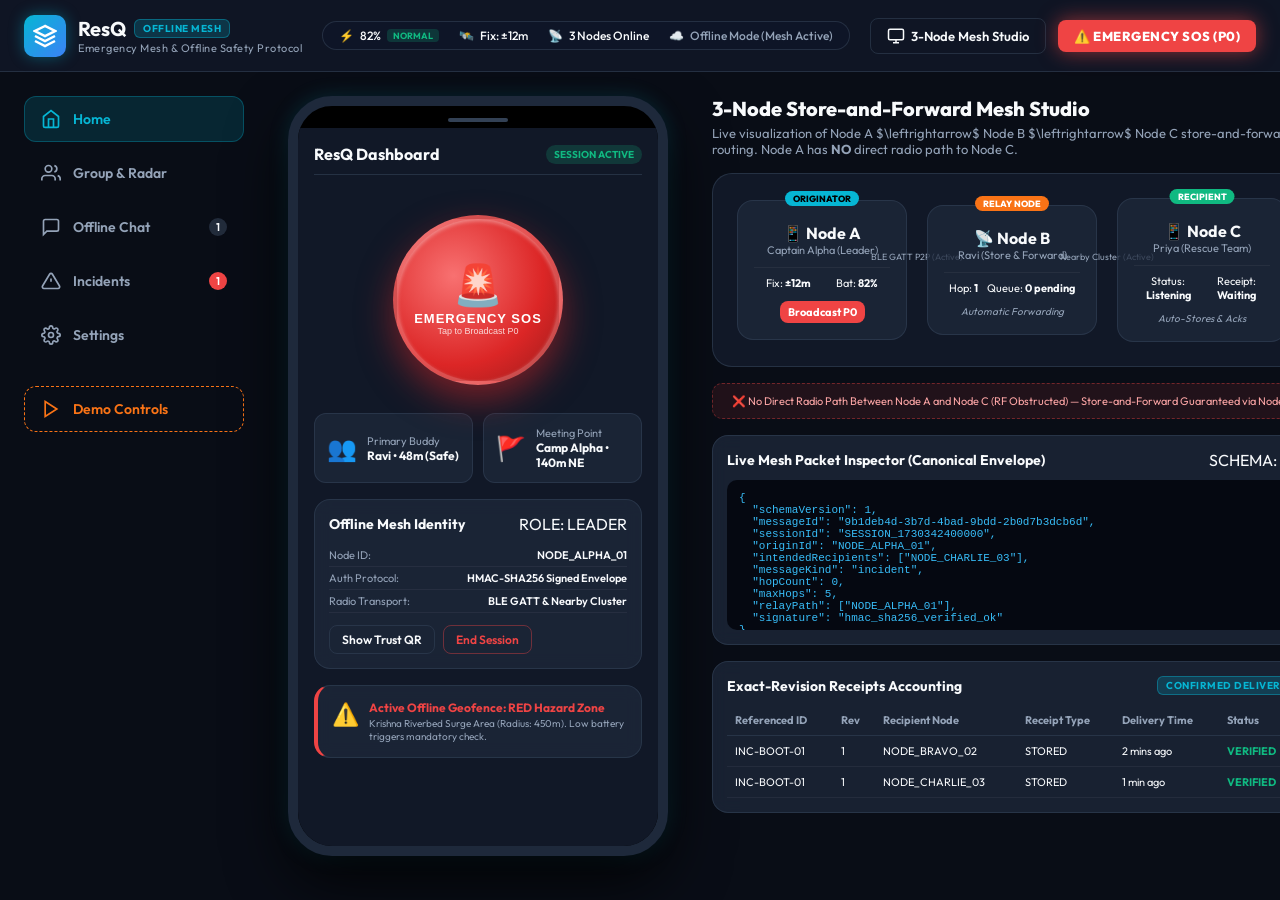
<file: web/index.html>
<!DOCTYPE html>
<html lang="en">
<head>
  <meta charset="UTF-8">
  <meta name="viewport" content="width=device-width, initial-scale=1.0">
  <title>ResQ — Offline Emergency Messaging & Safety Mesh System</title>
  <meta name="description" content="Offline Emergency Messaging & Safety System featuring 5-module store-and-forward mesh, proximity tracking, ML Kit offline translation, and fall detection.">
  <link rel="preconnect" href="https://fonts.googleapis.com">
  <link rel="preconnect" href="https://fonts.gstatic.com" crossorigin>
  <link href="https://fonts.googleapis.com/css2?family=Outfit:wght@300;400;500;600;700;800&family=JetBrains+Mono:wght@400;500;600&display=swap" rel="stylesheet">
  <link rel="stylesheet" href="style.css">
</head>
<body>
  <!-- Top Navigation Bar -->
  <header class="top-nav">
    <div class="nav-brand">
      <div class="brand-icon">
        <svg viewBox="0 0 24 24" fill="none" stroke="currentColor" stroke-width="2.5">
          <path d="M12 2L2 7l10 5 10-5-10-5zM2 17l10 5 10-5M2 12l10 5 10-5"/>
        </svg>
      </div>
      <div>
        <h1 class="brand-title">ResQ <span class="badge-mesh">OFFLINE MESH</span></h1>
        <p class="brand-subtitle">Emergency Mesh & Offline Safety Protocol</p>
      </div>
    </div>

    <!-- Telemetry Status Bar -->
    <div class="telemetry-bar">
      <div class="telemetry-item" id="battery-telemetry">
        <span class="telemetry-icon">⚡</span>
        <span id="nav-battery-val">82%</span>
        <span class="telemetry-badge" id="nav-battery-band">NORMAL</span>
      </div>
      <div class="telemetry-item" id="gps-telemetry">
        <span class="telemetry-icon">🛰️</span>
        <span id="nav-gps-val">Fix: ±12m</span>
      </div>
      <div class="telemetry-item" id="mesh-telemetry">
        <span class="telemetry-icon">📡</span>
        <span id="nav-peers-val">3 Nodes Online</span>
      </div>
      <div class="telemetry-item cloud-offline">
        <span class="telemetry-icon">☁️</span>
        <span>Offline Mode (Mesh Active)</span>
      </div>
    </div>

    <div class="nav-actions">
      <button class="btn btn-outline" id="btn-toggle-multi" onclick="toggleMultiNodeView()">
        <svg width="18" height="18" viewBox="0 0 24 24" fill="none" stroke="currentColor" stroke-width="2"><rect x="2" y="3" width="20" height="14" rx="2" ry="2"/><line x1="8" y1="21" x2="16" y2="21"/><line x1="12" y1="17" x2="12" y2="21"/></svg>
        3-Node Mesh Studio
      </button>
      <button class="btn btn-sos-pulse" onclick="triggerGlobalSos()">
        ⚠️ EMERGENCY SOS (P0)
      </button>
    </div>
  </header>

  <!-- Emergency Banner (Appears on active P0/P1) -->
  <div class="emergency-banner" id="global-emergency-banner" style="display: none;">
    <div class="emergency-banner-content">
      <div class="pulse-ring"></div>
      <div class="banner-icon">🚨</div>
      <div class="banner-text">
        <h4 id="banner-title">P0 CRITICAL SOS ACTIVE</h4>
        <p id="banner-desc">Node A reported life-threatening emergency. Relayed to Node B & C.</p>
      </div>
    </div>
    <div class="banner-actions">
      <button class="btn btn-sm btn-safe" onclick="confirmSafety()">I AM SAFE</button>
      <button class="btn btn-sm btn-ack" onclick="acknowledgeTopIncident()">ACKNOWLEDGE RECEIPT</button>
      <button class="btn btn-sm btn-dismiss" onclick="dismissBanner()">DISMISS</button>
    </div>
  </div>

  <!-- Main Content Layout -->
  <main class="main-container">
    
    <!-- Left Navigation Tabs (Mobile Viewport Selector) -->
    <aside class="sidebar-tabs">
      <button class="tab-btn active" onclick="switchTab('home')" id="tab-btn-home">
        <svg viewBox="0 0 24 24" fill="none" stroke="currentColor" stroke-width="2"><path d="M3 9l9-7 9 7v11a2 2 0 0 1-2 2H5a2 2 0 0 1-2-2z"/><polyline points="9 22 9 12 15 12 15 22"/></svg>
        <span>Home</span>
      </button>
      <button class="tab-btn" onclick="switchTab('group')" id="tab-btn-group">
        <svg viewBox="0 0 24 24" fill="none" stroke="currentColor" stroke-width="2"><path d="M17 21v-2a4 4 0 0 0-4-4H5a4 4 0 0 0-4 4v2"/><circle cx="9" cy="7" r="4"/><path d="M23 21v-2a4 4 0 0 0-3-3.87"/><path d="M16 3.13a4 4 0 0 1 0 7.75"/></svg>
        <span>Group & Radar</span>
      </button>
      <button class="tab-btn" onclick="switchTab('chat')" id="tab-btn-chat">
        <svg viewBox="0 0 24 24" fill="none" stroke="currentColor" stroke-width="2"><path d="M21 15a2 2 0 0 1-2 2H7l-4 4V5a2 2 0 0 1 2-2h14a2 2 0 0 1 2 2z"/></svg>
        <span>Offline Chat</span>
        <span class="tab-badge" id="chat-count">1</span>
      </button>
      <button class="tab-btn" onclick="switchTab('incidents')" id="tab-btn-incidents">
        <svg viewBox="0 0 24 24" fill="none" stroke="currentColor" stroke-width="2"><path d="M10.29 3.86L1.82 18a2 2 0 0 0 1.71 3h16.94a2 2 0 0 0 1.71-3L13.71 3.86a2 2 0 0 0-3.42 0z"/><line x1="12" y1="9" x2="12" y2="13"/><line x1="12" y1="17" x2="12.01" y2="17"/></svg>
        <span>Incidents</span>
        <span class="tab-badge red" id="incident-count">0</span>
      </button>
      <button class="tab-btn" onclick="switchTab('settings')" id="tab-btn-settings">
        <svg viewBox="0 0 24 24" fill="none" stroke="currentColor" stroke-width="2"><circle cx="12" cy="12" r="3"/><path d="M19.4 15a1.65 1.65 0 0 0 .33 1.82l.06.06a2 2 0 0 1 0 2.83 2 2 0 0 1-2.83 0l-.06-.06a1.65 1.65 0 0 0-1.82-.33 1.65 1.65 0 0 0-1 1.51V21a2 2 0 0 1-2 2 2 2 0 0 1-2-2v-.09A1.65 1.65 0 0 0 9 19.4a1.65 1.65 0 0 0-1.82.33l-.06.06a2 2 0 0 1-2.83 0 2 2 0 0 1 0-2.83l.06-.06a1.65 1.65 0 0 0 .33-1.82 1.65 1.65 0 0 0-1.51-1H3a2 2 0 0 1-2-2 2 2 0 0 1 2-2h.09A1.65 1.65 0 0 0 4.6 9a1.65 1.65 0 0 0-.33-1.82l-.06-.06a2 2 0 0 1 0-2.83 2 2 0 0 1 2.83 0l.06.06a1.65 1.65 0 0 0 1.82.33H9a1.65 1.65 0 0 0 1-1.51V3a2 2 0 0 1 2-2 2 2 0 0 1 2 2v.09a1.65 1.65 0 0 0 1 1.51 1.65 1.65 0 0 0 1.82-.33l.06-.06a2 2 0 0 1 2.83 0 2 2 0 0 1 0 2.83l-.06.06a1.65 1.65 0 0 0-.33 1.82V9a1.65 1.65 0 0 0 1.51 1H21a2 2 0 0 1 2 2 2 2 0 0 1-2 2h-.09a1.65 1.65 0 0 0-1.51 1z"/></svg>
        <span>Settings</span>
      </button>
      <button class="tab-btn highlight" onclick="switchTab('simulation')" id="tab-btn-sim">
        <svg viewBox="0 0 24 24" fill="none" stroke="currentColor" stroke-width="2"><polygon points="5 3 19 12 5 21 5 3"/></svg>
        <span>Demo Controls</span>
      </button>
    </aside>

    <!-- Center Phone / Primary Surface Viewport -->
    <div class="phone-viewport-container" id="phone-container">
      <div class="device-bezel">
        <div class="device-speaker"></div>
        <div class="device-screen">
          
          <!-- TAB 1: HOME SCREEN -->
          <div class="app-screen" id="screen-home">
            <div class="screen-header">
              <span class="screen-title">ResQ Dashboard</span>
              <span class="session-chip active">SESSION ACTIVE</span>
            </div>

            <!-- Big Interactive Emergency SOS Button -->
            <div class="sos-center-container">
              <div class="sos-glow-ring"></div>
              <button class="sos-large-button" onclick="triggerGlobalSos()">
                <div class="sos-icon">🚨</div>
                <div class="sos-text">EMERGENCY SOS</div>
                <div class="sos-sub">Tap to Broadcast P0</div>
              </button>
            </div>

            <!-- Fast Action Grid -->
            <div class="quick-grid">
              <div class="quick-card" onclick="switchTab('group')">
                <div class="quick-card-icon">👥</div>
                <div class="quick-card-info">
                  <div class="quick-title">Primary Buddy</div>
                  <div class="quick-val" id="home-buddy-status">Ravi • 48m (Safe)</div>
                </div>
              </div>
              <div class="quick-card" onclick="switchTab('group')">
                <div class="quick-card-icon">🚩</div>
                <div class="quick-card-info">
                  <div class="quick-title">Meeting Point</div>
                  <div class="quick-val" id="home-mp-status">Camp Alpha • 140m NE</div>
                </div>
              </div>
            </div>

            <!-- Session & Trust Details -->
            <div class="card glass-card">
              <div class="card-header">
                <h3>Offline Mesh Identity</h3>
                <span class="badge-cyan">ROLE: LEADER</span>
              </div>
              <div class="card-body">
                <div class="meta-row">
                  <span class="meta-label">Node ID:</span>
                  <span class="meta-val font-mono" id="home-node-id">NODE_ALPHA_01</span>
                </div>
                <div class="meta-row">
                  <span class="meta-label">Auth Protocol:</span>
                  <span class="meta-val">HMAC-SHA256 Signed Envelope</span>
                </div>
                <div class="meta-row">
                  <span class="meta-label">Radio Transport:</span>
                  <span class="meta-val">BLE GATT & Nearby Cluster</span>
                </div>
                <div class="action-buttons-row">
                  <button class="btn btn-sm btn-outline" onclick="showQrModal()">Show Trust QR</button>
                  <button class="btn btn-sm btn-outline btn-danger" onclick="endSession()">End Session</button>
                </div>
              </div>
            </div>

            <!-- Active Risk Zone Banner -->
            <div class="card zone-card" id="home-zone-card">
              <div class="zone-icon">⚠️</div>
              <div class="zone-info">
                <h4>Active Offline Geofence: RED Hazard Zone</h4>
                <p id="home-zone-text">Krishna Riverbed Surge Area (Radius: 450m). Low battery triggers mandatory check.</p>
              </div>
            </div>
          </div>

          <!-- TAB 2: GROUP & PROXIMITY SCREEN -->
          <div class="app-screen" id="screen-group" style="display: none;">
            <div class="screen-header">
              <span class="screen-title">Group Tracking & Radar</span>
              <button class="btn btn-xs btn-outline" onclick="openNewMeetingPointModal()">+ Meeting Point</button>
            </div>

            <!-- Meeting Point Bearing Compass Card -->
            <div class="card guidance-card" id="mp-guidance-card">
              <div class="compass-wrapper">
                <div class="compass-arrow" id="compass-arrow" style="transform: rotate(45deg);">➤</div>
              </div>
              <div class="guidance-details">
                <h4 id="mp-guidance-title">Rendezvous Point Alpha</h4>
                <div class="guidance-meta">
                  <span class="guidance-distance" id="mp-distance">142m</span>
                  <span class="guidance-bearing" id="mp-bearing">45° NE</span>
                  <span class="badge-mesh">Rev 3</span>
                </div>
                <p class="disclaimer-text">⚠️ Straight-line direction; obstacles and terrain not considered.</p>
              </div>
            </div>

            <!-- Proximity Radar Visualizer -->
            <div class="radar-container">
              <div class="radar-circle ring-crit"></div>
              <div class="radar-circle ring-warn"></div>
              <div class="radar-circle ring-safe"></div>
              <div class="radar-sweep"></div>
              <!-- Peer Blips -->
              <div class="radar-blip self" title="You (Node A)"></div>
              <div class="radar-blip peer-b" id="blip-b" title="Peer Ravi (Node B)"></div>
              <div class="radar-blip peer-c" id="blip-c" title="Peer Priya (Node C)"></div>
              <div class="radar-labels">
                <span>Safe (50m)</span>
                <span>Warning (100m)</span>
                <span>Critical</span>
              </div>
            </div>

            <!-- Authorized Peer List -->
            <h4 class="section-title">Monitored Peers (3)</h4>
            <div class="peer-list">
              <div class="peer-card">
                <div class="peer-avatar">👨🏽‍💼</div>
                <div class="peer-info">
                  <div class="peer-name">Ravi Kumar <span class="badge-buddy">PRIMARY BUDDY</span></div>
                  <div class="peer-coords" id="peer-b-status">Distance: 48m (±12m) • Last seen: 4s ago</div>
                </div>
                <div class="peer-state state-safe">SAFE</div>
              </div>
              <div class="peer-card">
                <div class="peer-avatar">👩🏻‍🔬</div>
                <div class="peer-info">
                  <div class="peer-name">Priya Sharma <span class="badge-mesh">NODE C</span></div>
                  <div class="peer-coords" id="peer-c-status">Distance: 118m (±18m) • Relayed via Node B</div>
                </div>
                <div class="peer-state state-crit">CRITICAL DISTANCE</div>
              </div>
            </div>
          </div>

          <!-- TAB 3: OFFLINE CHAT & TRANSLATION -->
          <div class="app-screen" id="screen-chat" style="display: none;">
            <div class="screen-header">
              <span class="screen-title">Offline Mesh Chat</span>
              <div class="lang-selector-wrapper">
                <label for="lang-select">Translate to:</label>
                <select id="lang-select" onchange="changePreferredLanguage()">
                  <option value="en">English (en)</option>
                  <option value="te" selected>Telugu (తెలుగు)</option>
                  <option value="hi">Hindi (हिन्दी)</option>
                  <option value="ta">Tamil (தமிழ்)</option>
                  <option value="kn">Kannada (ಕನ್ನಡ)</option>
                </select>
              </div>
            </div>

            <!-- Chat Messages Container -->
            <div class="chat-messages" id="chat-messages-container">
              <!-- Seed message in Telugu -->
              <div class="chat-bubble peer">
                <div class="bubble-header">
                  <span class="bubble-sender">Ravi (Node B)</span>
                  <span class="bubble-tag">Lang: TE (Telugu)</span>
                </div>
                <div class="bubble-text">వంతెన కూలిపోయింది మరియు ముగ్గురు వ్యక్తులు చిక్కుకున్నారు. నీరు మరియు ఆహారం లేదు. మేము వెంటనే సహాయం కోరుతున్నాము.</div>
                
                <!-- On-device translated derivative -->
                <div class="translation-box">
                  <div class="trans-header">
                    <span>ML Kit Local Translation (English):</span>
                  </div>
                  <div class="trans-text">The bridge has collapsed and three people are trapped. There is no water or food. We are requesting immediate help.</div>
                </div>

                <!-- Extractive summary -->
                <div class="summary-chip" onclick="toggleSummary(this)">
                  <span class="summary-label">⚡ Rule-Based Summary:</span>
                  <span class="summary-content">Bridge collapsed and 3 people are trapped with no water or food.</span>
                </div>
              </div>
            </div>

            <!-- Input bar -->
            <div class="chat-input-row">
              <input type="text" id="chat-input" placeholder="Type emergency message (auto-relayed)..." onkeypress="handleChatKey(event)">
              <button class="btn btn-cyan" onclick="sendChatMessage()">SEND</button>
            </div>
          </div>

          <!-- TAB 4: INCIDENTS & DELIVERY TRACKING -->
          <div class="app-screen" id="screen-incidents" style="display: none;">
            <div class="screen-header">
              <span class="screen-title">Incident Tracking & Delivery</span>
              <span class="badge-mesh">DURABLE OUTBOX</span>
            </div>

            <div class="incidents-list" id="incidents-container">
              <!-- Injected dynamically -->
            </div>
          </div>

          <!-- TAB 5: SETTINGS & READINESS -->
          <div class="app-screen" id="screen-settings" style="display: none;">
            <div class="screen-header">
              <span class="screen-title">Settings & Readiness</span>
            </div>

            <div class="card glass-card">
              <h3>Offline ML Kit Language Packs</h3>
              <p class="card-sub">Pre-download weights before entering off-grid zones.</p>
              <div class="pack-list">
                <div class="pack-item">
                  <span>Telugu (తెలుగు)</span>
                  <span class="pack-status downloaded">✓ Installed (32 MB)</span>
                </div>
                <div class="pack-item">
                  <span>Hindi (हिन्दी)</span>
                  <span class="pack-status downloaded">✓ Installed (29 MB)</span>
                </div>
                <div class="pack-item">
                  <span>Tamil (தமிழ்)</span>
                  <span class="pack-status downloaded">✓ Installed (31 MB)</span>
                </div>
                <div class="pack-item">
                  <span>Kannada (ಕನ್ನಡ)</span>
                  <span class="pack-status downloaded">✓ Installed (30 MB)</span>
                </div>
              </div>
            </div>

            <div class="card glass-card">
              <h3>Separation Distance Thresholds</h3>
              <div class="setting-slider">
                <label>Warning Distance: <span id="lbl-warn">50m</span></label>
                <input type="range" min="20" max="80" value="50" oninput="updateWarningDist(this.value)">
              </div>
              <div class="setting-slider">
                <label>Critical Distance: <span id="lbl-crit">100m</span></label>
                <input type="range" min="90" max="200" value="100" oninput="updateCritDist(this.value)">
              </div>
            </div>

            <div class="card glass-card">
              <h3>Fall Detection & Sensors</h3>
              <div class="toggle-row">
                <span>Enable 3-Phase Motion Detection</span>
                <input type="checkbox" checked id="chk-fall">
              </div>
              <p class="card-sub">Free-fall (&lt;0.5G) $\rightarrow$ Impact (&gt;2.5G) $\rightarrow$ Stillness (2.5s).</p>
            </div>
          </div>

          <!-- TAB 6: DEMO CONTROLS (ISOLATED SIMULATOR) -->
          <div class="app-screen" id="screen-simulation" style="display: none;">
            <div class="screen-header">
              <span class="screen-title">Demo Control Center</span>
              <span class="badge-demo">SIMULATED DATA</span>
            </div>

            <p class="demo-notice">Interactive triggers for testing multi-node mesh scenarios during evaluation.</p>

            <div class="demo-buttons-grid">
              <button class="btn btn-outline" onclick="simSeparation(20)">Dist 20m (Safe)</button>
              <button class="btn btn-outline" onclick="simSeparation(70)">Dist 70m (Warn)</button>
              <button class="btn btn-outline btn-danger" onclick="simSeparation(120)">Dist 120m (Critical)</button>
              <button class="btn btn-outline" onclick="simDegradedGps()">Degraded GPS (±85m)</button>
              <button class="btn btn-outline btn-sos" onclick="simFallTrigger()">Simulate Fall Impact</button>
              <button class="btn btn-outline" onclick="simBatteryDrop(9)">Battery 9% in RED Zone</button>
              <button class="btn btn-outline" onclick="simBatteryDrop(4)">Battery 4% Critical</button>
              <button class="btn btn-outline btn-cyan" onclick="simThreeNodeRelay()">Run 3-Node Relay</button>
            </div>

            <div class="sim-log-card">
              <div class="sim-log-header">
                <span>Simulation Event Stream</span>
                <button class="btn btn-xs" onclick="clearSimLog()">Clear</button>
              </div>
              <div class="sim-log-body font-mono" id="sim-log">
                [00:00:01] System booted. Mesh engine initialized on channel BLE-01.
              </div>
            </div>
          </div>

        </div>
      </div>
    </div>

    <!-- Right Side: 3-Node Multi-Hop Interactive Studio -->
    <section class="multi-node-studio" id="multi-node-studio">
      <div class="studio-header">
        <h2>3-Node Store-and-Forward Mesh Studio</h2>
        <p>Live visualization of Node A $\leftrightarrow$ Node B $\leftrightarrow$ Node C store-and-forward routing. Node A has <strong>NO</strong> direct radio path to Node C.</p>
      </div>

      <!-- Network Diagram -->
      <div class="network-topology-canvas">
        <div class="node-box" id="node-box-a">
          <div class="node-badge">ORIGINATOR</div>
          <div class="node-avatar">📱 Node A</div>
          <div class="node-role">Captain Alpha (Leader)</div>
          <div class="node-stats">
            <div>Fix: <strong>±12m</strong></div>
            <div>Bat: <strong>82%</strong></div>
          </div>
          <button class="btn btn-xs btn-sos" onclick="triggerNodeASos()">Broadcast P0</button>
        </div>

        <div class="mesh-link-line" id="link-a-b">
          <div class="packet-dot" id="packet-ab"></div>
          <span class="link-label">BLE GATT P2P (Active)</span>
        </div>

        <div class="node-box" id="node-box-b">
          <div class="node-badge relay">RELAY NODE</div>
          <div class="node-avatar">📡 Node B</div>
          <div class="node-role">Ravi (Store & Forward)</div>
          <div class="node-stats">
            <div>Hop: <strong>1</strong></div>
            <div>Queue: <strong>0 pending</strong></div>
          </div>
          <div class="node-tag">Automatic Forwarding</div>
        </div>

        <div class="mesh-link-line" id="link-b-c">
          <div class="packet-dot" id="packet-bc"></div>
          <span class="link-label">Nearby Cluster (Active)</span>
        </div>

        <div class="node-box" id="node-box-c">
          <div class="node-badge recipient">RECIPIENT</div>
          <div class="node-avatar">📱 Node C</div>
          <div class="node-role">Priya (Rescue Team)</div>
          <div class="node-stats">
            <div>Status: <strong>Listening</strong></div>
            <div>Receipt: <strong id="node-c-receipt">Waiting</strong></div>
          </div>
          <div class="node-tag">Auto-Stores & Acks</div>
        </div>
      </div>

      <!-- Direct A-C Missing Link Note -->
      <div class="no-link-warning">
        <span>❌ No Direct Radio Path Between Node A and Node C (RF Obstructed) — Store-and-Forward Guaranteed via Node B</span>
      </div>

      <!-- Live Packet Inspector -->
      <div class="packet-inspector card glass-card">
        <div class="card-header">
          <h3>Live Mesh Packet Inspector (Canonical Envelope)</h3>
          <span class="badge-cyan font-mono" id="inspector-schema">SCHEMA: V1</span>
        </div>
        <div class="card-body">
          <pre class="json-viewer font-mono" id="packet-json-viewer">
{
  "schemaVersion": 1,
  "messageId": "9b1deb4d-3b7d-4bad-9bdd-2b0d7b3dcb6d",
  "sessionId": "SESSION_1730342400000",
  "originId": "NODE_ALPHA_01",
  "intendedRecipients": ["NODE_CHARLIE_03"],
  "messageKind": "incident",
  "hopCount": 0,
  "maxHops": 5,
  "relayPath": ["NODE_ALPHA_01"],
  "signature": "hmac_sha256_verified_ok"
}
          </pre>
        </div>
      </div>

      <!-- Live Receipt History Table -->
      <div class="receipt-table-card card glass-card">
        <div class="card-header">
          <h3>Exact-Revision Receipts Accounting</h3>
          <span class="badge-mesh">CONFIRMED DELIVERY</span>
        </div>
        <div class="table-responsive">
          <table class="receipt-table font-mono" id="receipt-table">
            <thead>
              <tr>
                <th>Referenced ID</th>
                <th>Rev</th>
                <th>Recipient Node</th>
                <th>Receipt Type</th>
                <th>Delivery Time</th>
                <th>Status</th>
              </tr>
            </thead>
            <tbody id="receipt-tbody">
              <tr>
                <td>INC-BOOT</td>
                <td>1</td>
                <td>NODE_BRAVO_02</td>
                <td>STORED</td>
                <td>Just now</td>
                <td><span class="badge-safe">VERIFIED</span></td>
              </tr>
            </tbody>
          </table>
        </div>
      </div>
    </section>

  </main>

  <!-- Safety Check Interactive Modal Dialog -->
  <div class="modal-backdrop" id="safety-modal" style="display: none;">
    <div class="modal-card">
      <div class="modal-icon">⚠️</div>
      <h3 id="modal-title">Safety Check Required</h3>
      <p id="modal-desc">Possible fall detected. Are you okay?</p>
      
      <div class="modal-countdown">
        <div class="countdown-bar">
          <div class="countdown-progress" id="countdown-progress"></div>
        </div>
        <span id="countdown-text">30 seconds remaining</span>
      </div>

      <div class="modal-buttons">
        <button class="btn btn-safe" onclick="handleModalResponse('safe')">I AM SAFE</button>
        <button class="btn btn-sos" onclick="handleModalResponse('help')">NEED HELP (P0)</button>
      </div>
      <div class="modal-footer" id="modal-snooze-row">
        <button class="btn btn-link" onclick="handleModalResponse('snooze')">Remind me in 5 minutes (Snooze)</button>
      </div>
    </div>
  </div>

  <script src="app.js"></script>
</body>
</html>
</file>
<file: web/style.css>
:root {
  --bg-dark: #090d16;
  --bg-surface: #111827;
  --bg-card: rgba(30, 41, 59, 0.75);
  --border-card: rgba(51, 65, 85, 0.6);
  --border-highlight: #06b6d4;
  
  --color-sos: #ef4444;
  --color-warn: #f97316;
  --color-safe: #10b981;
  --color-mesh: #06b6d4;
  --color-text-main: #f8fafc;
  --color-text-sub: #94a3b8;
  
  --font-main: 'Outfit', -apple-system, BlinkMacSystemFont, sans-serif;
  --font-mono: 'JetBrains Mono', monospace;
}

* {
  box-sizing: border-box;
  margin: 0;
  padding: 0;
}

body {
  background-color: var(--bg-dark);
  color: var(--color-text-main);
  font-family: var(--font-main);
  min-height: 100vh;
  display: flex;
  flex-direction: column;
  overflow-x: hidden;
}

/* =========================================
   Top Navigation
========================================= */
.top-nav {
  height: 72px;
  background: rgba(17, 24, 39, 0.85);
  backdrop-filter: blur(12px);
  border-bottom: 1px solid var(--border-card);
  display: flex;
  align-items: center;
  justify-content: space-between;
  padding: 0 24px;
  position: sticky;
  top: 0;
  z-index: 100;
}

.nav-brand {
  display: flex;
  align-items: center;
  gap: 12px;
}

.brand-icon {
  width: 42px;
  height: 42px;
  background: linear-gradient(135deg, #06b6d4, #3b82f6);
  border-radius: 10px;
  display: flex;
  align-items: center;
  justify-content: center;
  color: white;
  box-shadow: 0 0 15px rgba(6, 182, 212, 0.4);
}
.brand-icon svg {
  width: 24px;
  height: 24px;
}

.brand-title {
  font-size: 20px;
  font-weight: 700;
  display: flex;
  align-items: center;
  gap: 8px;
}

.brand-subtitle {
  font-size: 11px;
  color: var(--color-text-sub);
  letter-spacing: 0.5px;
}

.badge-mesh {
  font-size: 10px;
  font-weight: 700;
  background: rgba(6, 182, 212, 0.2);
  color: var(--color-mesh);
  padding: 2px 8px;
  border-radius: 6px;
  border: 1px solid rgba(6, 182, 212, 0.4);
  letter-spacing: 0.5px;
}

.telemetry-bar {
  display: flex;
  align-items: center;
  gap: 20px;
  background: rgba(15, 23, 42, 0.6);
  padding: 6px 16px;
  border-radius: 30px;
  border: 1px solid var(--border-card);
  font-size: 12px;
}

.telemetry-item {
  display: flex;
  align-items: center;
  gap: 6px;
  color: var(--color-text-main);
  font-weight: 500;
}

.telemetry-badge {
  font-size: 9px;
  font-weight: 700;
  padding: 1px 6px;
  border-radius: 4px;
  background: rgba(16, 185, 129, 0.2);
  color: var(--color-safe);
}

.cloud-offline {
  color: var(--color-text-sub);
}

.nav-actions {
  display: flex;
  align-items: center;
  gap: 12px;
}

/* =========================================
   Buttons & Micro-Interactions
========================================= */
.btn {
  font-family: var(--font-main);
  font-size: 13px;
  font-weight: 600;
  padding: 8px 16px;
  border-radius: 8px;
  cursor: pointer;
  border: none;
  transition: all 0.2s cubic-bezier(0.4, 0, 0.2, 1);
  display: inline-flex;
  align-items: center;
  justify-content: center;
  gap: 6px;
}

.btn-outline {
  background: transparent;
  color: var(--color-text-main);
  border: 1px solid var(--border-card);
}
.btn-outline:hover {
  background: rgba(255, 255, 255, 0.05);
  border-color: var(--color-mesh);
  color: var(--color-mesh);
}

.btn-cyan {
  background: var(--color-mesh);
  color: #000;
  font-weight: 700;
}
.btn-cyan:hover {
  background: #22d3ee;
  box-shadow: 0 0 15px rgba(6, 182, 212, 0.5);
}

.btn-sos {
  background: var(--color-sos);
  color: white;
  font-weight: 700;
}

.btn-safe {
  background: var(--color-safe);
  color: white;
  font-weight: 700;
}

.btn-danger {
  color: var(--color-sos);
  border-color: rgba(239, 68, 68, 0.4);
}
.btn-danger:hover {
  background: rgba(239, 68, 68, 0.15);
  border-color: var(--color-sos);
}

.btn-sos-pulse {
  background: var(--color-sos);
  color: white;
  font-weight: 800;
  letter-spacing: 0.5px;
  box-shadow: 0 0 20px rgba(239, 68, 68, 0.6);
  animation: pulse-sos 2s infinite;
}

@keyframes pulse-sos {
  0% { transform: scale(1); box-shadow: 0 0 0 0 rgba(239, 68, 68, 0.7); }
  70% { transform: scale(1.03); box-shadow: 0 0 0 12px rgba(239, 68, 68, 0); }
  100% { transform: scale(1); box-shadow: 0 0 0 0 rgba(239, 68, 68, 0); }
}

.btn-sm {
  padding: 6px 12px;
  font-size: 12px;
}

.btn-xs {
  padding: 4px 8px;
  font-size: 11px;
}

/* =========================================
   Emergency Banner
========================================= */
.emergency-banner {
  background: linear-gradient(90deg, rgba(239, 68, 68, 0.25), rgba(185, 28, 28, 0.4));
  border-bottom: 2px solid var(--color-sos);
  padding: 12px 24px;
  display: flex;
  align-items: center;
  justify-content: space-between;
  animation: slide-down 0.3s ease;
}

@keyframes slide-down {
  from { opacity: 0; transform: translateY(-10px); }
  to { opacity: 1; transform: translateY(0); }
}

.emergency-banner-content {
  display: flex;
  align-items: center;
  gap: 14px;
}

.banner-icon {
  font-size: 24px;
}

.banner-text h4 {
  font-size: 15px;
  font-weight: 800;
  color: var(--color-sos);
}

.banner-text p {
  font-size: 12px;
  color: var(--color-text-main);
}

.banner-actions {
  display: flex;
  gap: 8px;
}

/* =========================================
   Main Container Layout
========================================= */
.main-container {
  flex: 1;
  display: grid;
  grid-template-columns: 220px 420px 1fr;
  gap: 24px;
  padding: 24px;
  max-width: 1600px;
  margin: 0 auto;
  width: 100%;
}

/* =========================================
   Sidebar Navigation Tabs
========================================= */
.sidebar-tabs {
  display: flex;
  flex-direction: column;
  gap: 8px;
}

.tab-btn {
  background: transparent;
  color: var(--color-text-sub);
  border: 1px solid transparent;
  border-radius: 12px;
  padding: 12px 16px;
  display: flex;
  align-items: center;
  gap: 12px;
  cursor: pointer;
  font-family: var(--font-main);
  font-size: 14px;
  font-weight: 600;
  transition: all 0.2s ease;
  position: relative;
}

.tab-btn svg {
  width: 20px;
  height: 20px;
}

.tab-btn:hover {
  background: rgba(255, 255, 255, 0.05);
  color: var(--color-text-main);
}

.tab-btn.active {
  background: rgba(6, 182, 212, 0.15);
  color: var(--color-mesh);
  border-color: rgba(6, 182, 212, 0.3);
}

.tab-btn.highlight {
  border: 1px dashed var(--color-warn);
  color: var(--color-warn);
  margin-top: 20px;
}
.tab-btn.highlight:hover {
  background: rgba(249, 115, 22, 0.15);
}

.tab-badge {
  margin-left: auto;
  background: var(--border-card);
  color: var(--color-text-main);
  font-size: 11px;
  padding: 2px 7px;
  border-radius: 10px;
}
.tab-badge.red {
  background: var(--color-sos);
  color: white;
}

/* =========================================
   Phone Viewport Container (Center Screen)
========================================= */
.phone-viewport-container {
  display: flex;
  justify-content: center;
}

.device-bezel {
  width: 380px;
  height: 760px;
  background: #000;
  border: 10px solid #1e293b;
  border-radius: 44px;
  box-shadow: 0 25px 60px rgba(0, 0, 0, 0.8), 0 0 20px rgba(6, 182, 212, 0.2);
  display: flex;
  flex-direction: column;
  overflow: hidden;
  position: relative;
}

.device-speaker {
  width: 60px;
  height: 4px;
  background: #334155;
  border-radius: 4px;
  margin: 12px auto 6px;
}

.device-screen {
  flex: 1;
  background: var(--bg-surface);
  overflow-y: auto;
  display: flex;
  flex-direction: column;
  padding: 16px;
  position: relative;
}

/* App Screens */
.app-screen {
  display: flex;
  flex-direction: column;
  gap: 16px;
}

.screen-header {
  display: flex;
  justify-content: space-between;
  align-items: center;
  border-bottom: 1px solid var(--border-card);
  padding-bottom: 10px;
}

.screen-title {
  font-size: 16px;
  font-weight: 700;
  color: var(--color-text-main);
}

.session-chip {
  font-size: 10px;
  font-weight: 700;
  padding: 3px 8px;
  border-radius: 12px;
  background: rgba(16, 185, 129, 0.2);
  color: var(--color-safe);
}

/* SOS Center Button */
.sos-center-container {
  display: flex;
  justify-content: center;
  align-items: center;
  padding: 24px 0 12px;
  position: relative;
}

.sos-large-button {
  width: 170px;
  height: 170px;
  border-radius: 50%;
  background: radial-gradient(circle at 35% 35%, #f87171, #dc2626 60%, #991b1b);
  border: 4px solid rgba(255, 255, 255, 0.2);
  color: white;
  display: flex;
  flex-direction: column;
  align-items: center;
  justify-content: center;
  cursor: pointer;
  box-shadow: 0 15px 35px rgba(220, 38, 38, 0.5), inset 0 2px 4px rgba(255, 255, 255, 0.4);
  transition: all 0.2s ease;
  z-index: 2;
}

.sos-large-button:hover {
  transform: scale(1.04);
  box-shadow: 0 20px 45px rgba(220, 38, 38, 0.7);
}
.sos-large-button:active {
  transform: scale(0.96);
}

.sos-icon {
  font-size: 40px;
  line-height: 1;
}

.sos-text {
  font-size: 13px;
  font-weight: 800;
  letter-spacing: 1px;
  margin-top: 6px;
}

.sos-sub {
  font-size: 9px;
  color: rgba(255, 255, 255, 0.8);
}

/* Quick Grid */
.quick-grid {
  display: grid;
  grid-template-columns: 1fr 1fr;
  gap: 10px;
}

.quick-card {
  background: var(--bg-card);
  border: 1px solid var(--border-card);
  border-radius: 12px;
  padding: 12px;
  display: flex;
  align-items: center;
  gap: 10px;
  cursor: pointer;
  transition: border-color 0.2s;
}
.quick-card:hover {
  border-color: var(--color-mesh);
}

.quick-card-icon {
  font-size: 24px;
}

.quick-title {
  font-size: 11px;
  color: var(--color-text-sub);
}
.quick-val {
  font-size: 12px;
  font-weight: 700;
  color: var(--color-text-main);
}

/* Cards */
.card {
  background: var(--bg-card);
  backdrop-filter: blur(8px);
  border: 1px solid var(--border-card);
  border-radius: 16px;
  padding: 14px;
}

.card-header {
  display: flex;
  justify-content: space-between;
  align-items: center;
  margin-bottom: 10px;
}
.card-header h3 {
  font-size: 14px;
  font-weight: 700;
}

.meta-row {
  display: flex;
  justify-content: space-between;
  font-size: 11px;
  padding: 4px 0;
  border-bottom: 1px solid rgba(255, 255, 255, 0.05);
}
.meta-label {
  color: var(--color-text-sub);
}
.meta-val {
  color: var(--color-text-main);
  font-weight: 600;
}

.action-buttons-row {
  display: flex;
  gap: 8px;
  margin-top: 12px;
}

.zone-card {
  border-left: 4px solid var(--color-sos);
  display: flex;
  gap: 10px;
  align-items: flex-start;
}
.zone-icon {
  font-size: 22px;
}
.zone-info h4 {
  font-size: 12px;
  color: var(--color-sos);
}
.zone-info p {
  font-size: 10px;
  color: var(--color-text-sub);
  margin-top: 2px;
}

/* Guidance & Radar Card */
.guidance-card {
  display: flex;
  gap: 12px;
  align-items: center;
}
.compass-wrapper {
  width: 50px;
  height: 50px;
  background: rgba(6, 182, 212, 0.15);
  border-radius: 50%;
  border: 2px dashed var(--color-mesh);
  display: flex;
  align-items: center;
  justify-content: center;
}
.compass-arrow {
  font-size: 22px;
  color: var(--color-mesh);
  transition: transform 0.3s ease;
}
.guidance-details h4 {
  font-size: 13px;
  font-weight: 700;
}
.guidance-meta {
  display: flex;
  gap: 8px;
  align-items: center;
  font-size: 12px;
  font-weight: 700;
  color: var(--color-mesh);
  margin: 3px 0;
}
.disclaimer-text {
  font-size: 9px;
  color: var(--color-text-sub);
}

/* Radar Container */
.radar-container {
  width: 100%;
  height: 220px;
  background: radial-gradient(circle, #0f172a 20%, #030712 90%);
  border-radius: 16px;
  border: 1px solid var(--border-card);
  position: relative;
  overflow: hidden;
  display: flex;
  align-items: center;
  justify-content: center;
}

.radar-circle {
  border-radius: 50%;
  position: absolute;
  border: 1px solid rgba(255, 255, 255, 0.1);
}
.ring-safe { width: 80px; height: 80px; border-color: rgba(16, 185, 129, 0.3); }
.ring-warn { width: 140px; height: 140px; border-color: rgba(249, 115, 22, 0.3); }
.ring-crit { width: 200px; height: 200px; border-color: rgba(239, 68, 68, 0.3); }

.radar-sweep {
  width: 220px;
  height: 220px;
  border-radius: 50%;
  position: absolute;
  background: conic-gradient(from 0deg, rgba(6, 182, 212, 0.25) 0deg, transparent 60deg);
  animation: sweep 4s linear infinite;
}
@keyframes sweep {
  from { transform: rotate(0deg); }
  to { transform: rotate(360deg); }
}

.radar-blip {
  width: 10px;
  height: 10px;
  border-radius: 50%;
  position: absolute;
  z-index: 5;
}
.radar-blip.self {
  background: var(--color-mesh);
  box-shadow: 0 0 10px var(--color-mesh);
}
.radar-blip.peer-b {
  background: var(--color-safe);
  box-shadow: 0 0 10px var(--color-safe);
  transform: translate(30px, -20px);
}
.radar-blip.peer-c {
  background: var(--color-sos);
  box-shadow: 0 0 10px var(--color-sos);
  transform: translate(-70px, 40px);
}

.radar-labels {
  position: absolute;
  bottom: 8px;
  left: 12px;
  right: 12px;
  display: flex;
  justify-content: space-between;
  font-size: 9px;
  color: var(--color-text-sub);
}

/* Peer Cards */
.peer-list {
  display: flex;
  flex-direction: column;
  gap: 8px;
}
.peer-card {
  background: var(--bg-card);
  border: 1px solid var(--border-card);
  border-radius: 12px;
  padding: 10px 12px;
  display: flex;
  align-items: center;
  gap: 10px;
}
.peer-avatar {
  font-size: 20px;
}
.peer-info {
  flex: 1;
}
.peer-name {
  font-size: 13px;
  font-weight: 700;
  display: flex;
  align-items: center;
  gap: 6px;
}
.badge-buddy {
  font-size: 8px;
  background: rgba(6, 182, 212, 0.2);
  color: var(--color-mesh);
  padding: 1px 4px;
  border-radius: 4px;
}
.peer-coords {
  font-size: 10px;
  color: var(--color-text-sub);
}
.peer-state {
  font-size: 9px;
  font-weight: 700;
  padding: 2px 6px;
  border-radius: 6px;
}
.state-safe { background: rgba(16, 185, 129, 0.2); color: var(--color-safe); }
.state-crit { background: rgba(239, 68, 68, 0.2); color: var(--color-sos); }

/* Chat Screen */
.chat-messages {
  flex: 1;
  display: flex;
  flex-direction: column;
  gap: 12px;
  height: 480px;
  overflow-y: auto;
}
.chat-bubble {
  max-width: 90%;
  background: var(--bg-card);
  border: 1px solid var(--border-card);
  border-radius: 14px;
  padding: 10px 12px;
  font-size: 12px;
}
.bubble-header {
  display: flex;
  justify-content: space-between;
  font-size: 10px;
  margin-bottom: 4px;
}
.bubble-sender { font-weight: 700; color: var(--color-mesh); }
.bubble-tag { color: var(--color-text-sub); }

.translation-box {
  background: rgba(16, 185, 129, 0.1);
  border-left: 2px solid var(--color-safe);
  padding: 6px 8px;
  border-radius: 4px;
  margin-top: 8px;
  font-size: 11px;
}
.trans-header { font-weight: 700; color: var(--color-safe); font-size: 9px; }
.trans-text { color: var(--color-text-main); margin-top: 2px; }

.summary-chip {
  background: rgba(245, 158, 11, 0.15);
  border-radius: 6px;
  padding: 6px 8px;
  margin-top: 6px;
  cursor: pointer;
  font-size: 10px;
}
.summary-label { font-weight: 700; color: #f59e0b; }
.summary-content { color: var(--color-text-sub); }

.chat-input-row {
  display: flex;
  gap: 8px;
}
.chat-input-row input {
  flex: 1;
  background: var(--bg-card);
  border: 1px solid var(--border-card);
  border-radius: 8px;
  padding: 8px 12px;
  color: white;
  font-family: var(--font-main);
  font-size: 12px;
}
.chat-input-row input:focus {
  outline: none;
  border-color: var(--color-mesh);
}

/* =========================================
   Right Side: 3-Node Multi-Hop Studio
========================================= */
.multi-node-studio {
  display: flex;
  flex-direction: column;
  gap: 16px;
}

.studio-header h2 {
  font-size: 20px;
  font-weight: 800;
}
.studio-header p {
  font-size: 13px;
  color: var(--color-text-sub);
  margin-top: 4px;
}

.network-topology-canvas {
  background: var(--bg-surface);
  border: 1px solid var(--border-card);
  border-radius: 20px;
  padding: 24px;
  display: flex;
  align-items: center;
  justify-content: space-between;
  position: relative;
}

.node-box {
  width: 170px;
  background: var(--bg-card);
  border: 1px solid var(--border-card);
  border-radius: 16px;
  padding: 16px;
  text-align: center;
  position: relative;
  transition: all 0.3s ease;
}
.node-box.active {
  border-color: var(--color-mesh);
  box-shadow: 0 0 20px rgba(6, 182, 212, 0.3);
}

.node-badge {
  position: absolute;
  top: -10px;
  left: 50%;
  transform: translateX(-50%);
  background: var(--color-mesh);
  color: black;
  font-size: 9px;
  font-weight: 800;
  padding: 2px 8px;
  border-radius: 10px;
}
.node-badge.relay { background: var(--color-warn); color: white; }
.node-badge.recipient { background: var(--color-safe); color: white; }

.node-avatar {
  font-size: 16px;
  font-weight: 700;
  margin-top: 6px;
}
.node-role {
  font-size: 11px;
  color: var(--color-text-sub);
}
.node-stats {
  display: flex;
  justify-content: space-around;
  font-size: 11px;
  margin: 10px 0;
  border-top: 1px solid rgba(255, 255, 255, 0.05);
  padding-top: 8px;
}
.node-tag {
  font-size: 10px;
  color: var(--color-text-sub);
  font-style: italic;
}

.mesh-link-line {
  flex: 1;
  height: 2px;
  background: linear-gradient(90deg, var(--color-mesh), var(--color-warn));
  position: relative;
  display: flex;
  align-items: center;
  justify-content: center;
  margin: 0 10px;
}

.link-label {
  position: absolute;
  top: -18px;
  font-size: 9px;
  color: var(--color-text-sub);
  white-space: nowrap;
}

.packet-dot {
  width: 12px;
  height: 12px;
  background: #fff;
  border-radius: 50%;
  position: absolute;
  box-shadow: 0 0 10px var(--color-mesh);
  opacity: 0;
}

.no-link-warning {
  background: rgba(239, 68, 68, 0.1);
  border: 1px dashed rgba(239, 68, 68, 0.4);
  padding: 10px 16px;
  border-radius: 10px;
  font-size: 11px;
  color: #fca5a5;
  text-align: center;
}

.json-viewer {
  background: #050811;
  border-radius: 10px;
  padding: 12px;
  font-size: 11px;
  color: #38bdf8;
  max-height: 150px;
  overflow-y: auto;
}

.receipt-table {
  width: 100%;
  border-collapse: collapse;
  font-size: 11px;
}
.receipt-table th {
  text-align: left;
  padding: 8px;
  color: var(--color-text-sub);
  border-bottom: 1px solid var(--border-card);
}
.receipt-table td {
  padding: 8px;
  border-bottom: 1px solid rgba(255, 255, 255, 0.05);
}
.badge-safe {
  color: var(--color-safe);
  font-weight: 700;
}

/* Modal */
.modal-backdrop {
  position: fixed;
  inset: 0;
  background: rgba(0, 0, 0, 0.85);
  backdrop-filter: blur(8px);
  z-index: 1000;
  display: flex;
  align-items: center;
  justify-content: center;
}

.modal-card {
  width: 400px;
  background: var(--bg-surface);
  border: 2px solid var(--color-warn);
  border-radius: 24px;
  padding: 28px;
  text-align: center;
  box-shadow: 0 20px 60px rgba(0, 0, 0, 0.9);
}

.modal-icon { font-size: 48px; }
.modal-card h3 { font-size: 20px; font-weight: 800; margin-top: 8px; }
.modal-card p { font-size: 13px; color: var(--color-text-sub); margin-top: 6px; }

.modal-countdown {
  margin: 20px 0;
}
.countdown-bar {
  height: 6px;
  background: rgba(255, 255, 255, 0.1);
  border-radius: 6px;
  overflow: hidden;
  margin-bottom: 6px;
}
.countdown-progress {
  height: 100%;
  width: 100%;
  background: var(--color-warn);
  transition: width 1s linear;
}
#countdown-text {
  font-size: 12px;
  color: var(--color-warn);
  font-weight: 600;
}

.modal-buttons {
  display: flex;
  gap: 12px;
}
.modal-buttons .btn {
  flex: 1;
  padding: 12px;
  font-size: 14px;
}
.modal-footer {
  margin-top: 14px;
}
.btn-link {
  background: transparent;
  color: var(--color-text-sub);
  text-decoration: underline;
  font-size: 11px;
}

/* Demo Buttons Grid */
.demo-buttons-grid {
  display: grid;
  grid-template-columns: 1fr 1fr;
  gap: 8px;
  margin-bottom: 14px;
}
.sim-log-card {
  background: #000;
  border: 1px solid var(--border-card);
  border-radius: 12px;
  padding: 12px;
  height: 220px;
  display: flex;
  flex-direction: column;
}
.sim-log-header {
  display: flex;
  justify-content: space-between;
  font-size: 11px;
  color: var(--color-text-sub);
  border-bottom: 1px solid #1e293b;
  padding-bottom: 6px;
  margin-bottom: 6px;
}
.sim-log-body {
  flex: 1;
  overflow-y: auto;
  font-size: 10px;
  color: #38bdf8;
  line-height: 1.5;
}
</file>
